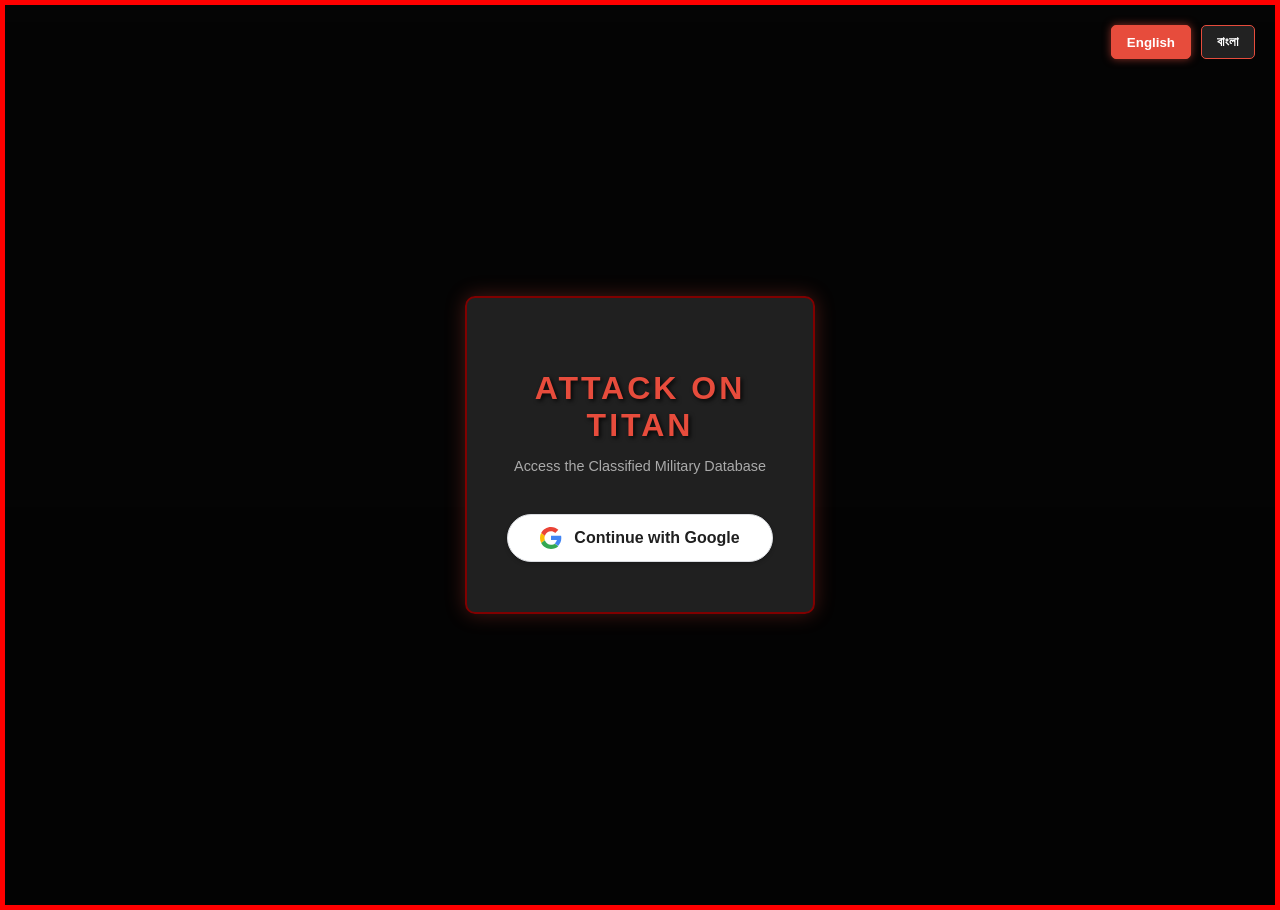
<file: index.html>
<!DOCTYPE html>
<html lang="en">
<head>
    <meta charset="UTF-8">
    <meta name="viewport" content="width=device-width, initial-scale=1.0">
    <title>AOT Portal - Login</title>
    <link rel="stylesheet" href="style.css">
</head>
<body class="login-body">

    <!-- ল্যাঙ্গুয়েজ সুইচার বাটন -->
    <div class="lang-switcher">
        <button onclick="switchLanguage('en')" id="btn-en" class="active">English</button>
        <button onclick="switchLanguage('bn')" id="btn-bn">বাংলা</button>
    </div>

    <div class="login-container">
        <!-- ইংরেজি কন্টেন্ট -->
        <div class="lang-en">
            <h1 class="login-title">ATTACK ON TITAN</h1>
            <p class="login-subtitle">Access the Classified Military Database</p>
            
            <!-- গুগল লগইন বাটন (SVG লোগোসহ) -->
            <a href="gallery.html" class="google-btn">
                <svg xmlns="http://www.w3.org/2000/svg" viewBox="0 0 48 48" width="22px" height="22px">
                    <path fill="#EA4335" d="M24 9.5c3.54 0 6.71 1.22 9.21 3.6l6.85-6.85C35.9 2.38 30.47 0 24 0 14.62 0 6.51 5.38 2.56 13.22l7.98 6.19C12.43 13.72 17.74 9.5 24 9.5z"/>
                    <path fill="#4285F4" d="M46.5 24c0-1.55-.15-3.24-.47-4.77H24v9.03h12.75c-.55 2.97-2.22 5.5-4.77 7.21l7.4 5.73c4.32-4 7.12-9.88 7.12-17.2z"/>
                    <path fill="#FBBC05" d="M10.54 28.59c-.48-1.45-.76-2.99-.76-4.59s.27-3.14.76-4.59l-7.98-6.19C.92 16.46 0 20.12 0 24c0 3.88.92 7.54 2.56 10.78l7.98-6.19z"/>
                    <path fill="#34A853" d="M24 48c6.48 0 11.93-2.13 15.89-5.81l-7.4-5.73c-2.11 1.42-4.81 2.3-8.49 2.3-6.26 0-11.57-4.22-13.46-9.91l-7.98 6.19C6.51 42.62 14.62 48 24 48z"/>
                </svg>
                <span>Continue with Google</span>
            </a>
        </div>

        <!-- বাংলা কন্টেন্ট -->
        <div class="lang-bn" style="display: none;">
            <h1 class="login-title">ATTACK ON TITAN</h1>
            <p class="login-subtitle">সর্বাধিক গোপনীয় ডেটাবেজে প্রবেশ করুন</p>
            
            <!-- গুগল লগইন বাটন (বাংলা) -->
            <a href="gallery.html" class="google-btn">
                <svg xmlns="http://www.w3.org/2000/svg" viewBox="0 0 48 48" width="22px" height="22px">
                    <path fill="#EA4335" d="M24 9.5c3.54 0 6.71 1.22 9.21 3.6l6.85-6.85C35.9 2.38 30.47 0 24 0 14.62 0 6.51 5.38 2.56 13.22l7.98 6.19C12.43 13.72 17.74 9.5 24 9.5z"/>
                    <path fill="#4285F4" d="M46.5 24c0-1.55-.15-3.24-.47-4.77H24v9.03h12.75c-.55 2.97-2.22 5.5-4.77 7.21l7.4 5.73c4.32-4 7.12-9.88 7.12-17.2z"/>
                    <path fill="#FBBC05" d="M10.54 28.59c-.48-1.45-.76-2.99-.76-4.59s.27-3.14.76-4.59l-7.98-6.19C.92 16.46 0 20.12 0 24c0 3.88.92 7.54 2.56 10.78l7.98-6.19z"/>
                    <path fill="#34A853" d="M24 48c6.48 0 11.93-2.13 15.89-5.81l-7.4-5.73c-2.11 1.42-4.81 2.3-8.49 2.3-6.26 0-11.57-4.22-13.46-9.91l-7.98 6.19C6.51 42.62 14.62 48 24 48z"/>
                </svg>
                <span>গুগল দিয়ে এগিয়ে যান</span>
            </a>
        </div>
    </div>

    <!-- ভাষা পরিবর্তনের জাভাস্ক্রিপ্ট কোড -->
    <script>
        function switchLanguage(lang) {
            const enElements = document.querySelectorAll('.lang-en');
            const bnElements = document.querySelectorAll('.lang-bn');
            const btnEn = document.getElementById('btn-en');
            const btnBn = document.getElementById('btn-bn');

            if (lang === 'en') {
                enElements.forEach(el => el.style.display = 'block');
                bnElements.forEach(el => el.style.display = 'none');
                btnEn.classList.add('active');
                btnBn.classList.remove('active');
            } else {
                enElements.forEach(el => el.style.display = 'none');
                bnElements.forEach(el => el.style.display = 'block');
                btnEn.classList.remove('active');
                btnBn.classList.add('active');
            }
        }
    </script>
</body>
</html>
</file>
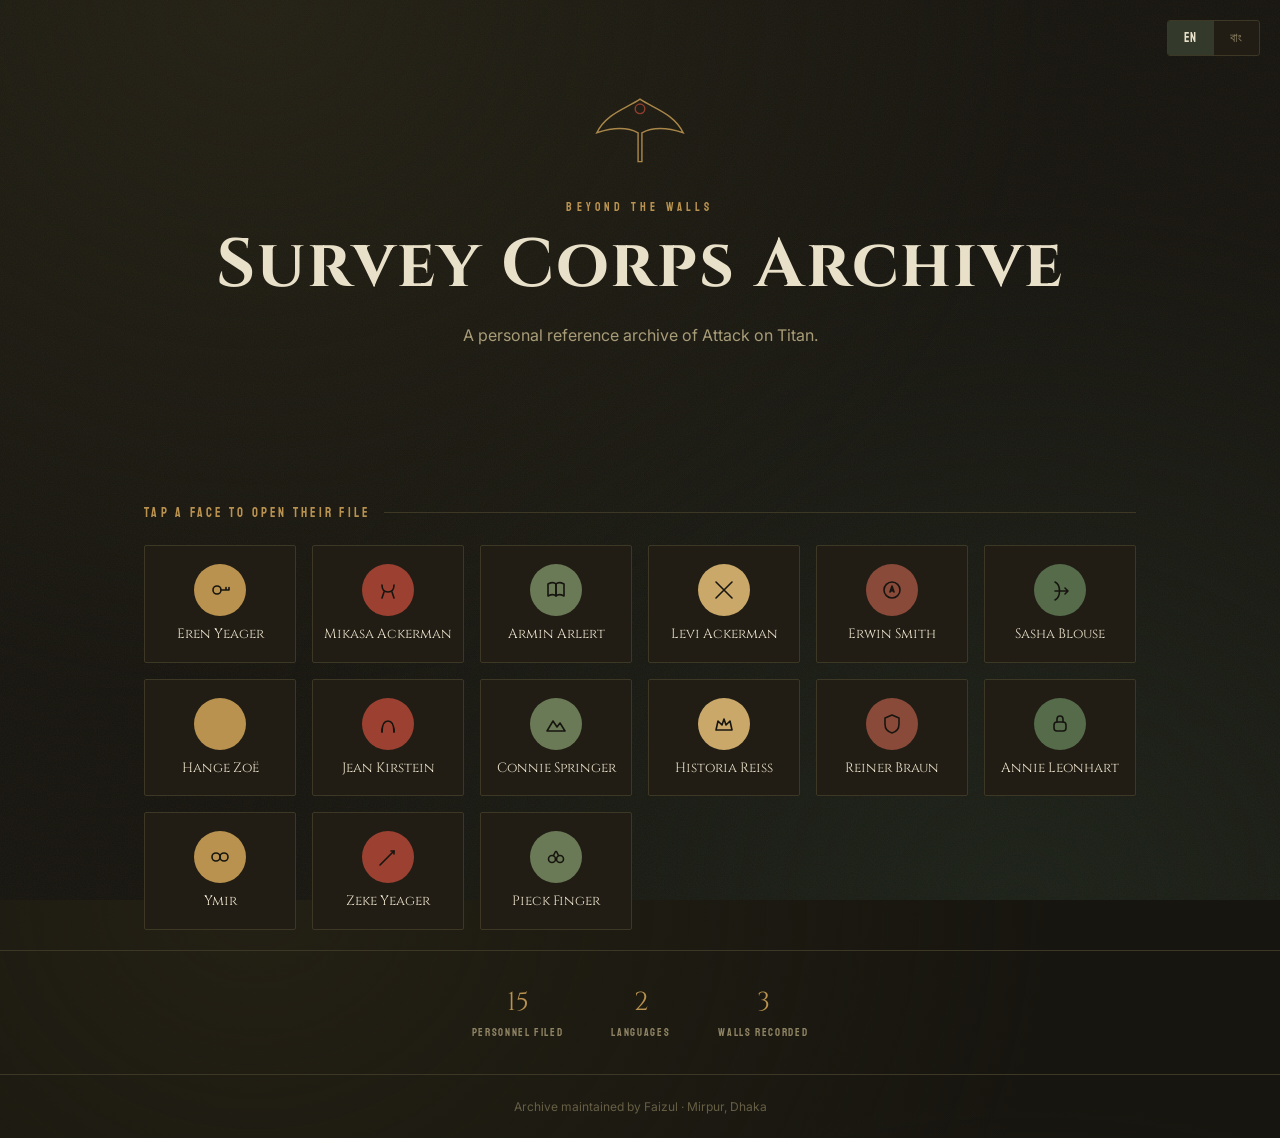
<file: AOT.html>
<!DOCTYPE html>
<html lang="en">
<head>
<meta charset="UTF-8">
<meta name="viewport" content="width=device-width, initial-scale=1.0">
<title>Survey Corps Archive</title>
<link rel="preconnect" href="https://fonts.googleapis.com">
<link href="https://fonts.googleapis.com/css2?family=Staatliches&family=Cinzel:wght@500;700&family=Noto+Sans+Bengali:wght@400;600;700&family=Inter:wght@400;500;600&display=swap" rel="stylesheet">
<style>
  :root{
    --ink:#e9e0c9;
    --bg:#17150f;
    --bg-2:#211d15;
    --corps-green:#4a5240;
    --corps-green-dim:#333a2c;
    --rust:#9c4131;
    --gold:#b9924f;
    --line:#3d3826;
  }
  *{box-sizing:border-box;}
  html,body{margin:0;padding:0;height:100%;}
  body{
    background:
      radial-gradient(ellipse at 20% 0%, #232014 0%, transparent 55%),
      radial-gradient(ellipse at 80% 100%, #1c2118 0%, transparent 55%),
      var(--bg);
    color:var(--ink);
    font-family:'Inter', 'Noto Sans Bengali', sans-serif;
    min-height:100vh;
    display:flex; flex-direction:column;
  }
  [lang-bn]{ font-family:'Noto Sans Bengali','Inter',sans-serif; }

  .grain{
    position:fixed; inset:0; pointer-events:none; z-index:1; opacity:.05;
    background-image:url("data:image/svg+xml,%3Csvg xmlns='http://www.w3.org/2000/svg' width='120' height='120'%3E%3Cfilter id='n'%3E%3CfeTurbulence type='fractalNoise' baseFrequency='0.9' numOctaves='2' stitchTiles='stitch'/%3E%3C/filter%3E%3Crect width='100%25' height='100%25' filter='url(%23n)'/%3E%3C/svg%3E");
  }

  .lang-toggle{
    position:fixed; top:20px; right:20px; z-index:10;
    display:flex; background:var(--bg-2);
    border:1px solid var(--line); border-radius:3px;
    overflow:hidden;
  }
  .lang-toggle button{
    font-family:'Staatliches', sans-serif;
    letter-spacing:.1em;
    background:none; border:none; color:#8f8464;
    padding:9px 16px; cursor:pointer; font-size:13px;
  }
  .lang-toggle button.active{ background:var(--corps-green-dim); color:var(--ink); }

  .hero{
    position:relative; z-index:2;
    flex:1;
    display:flex; flex-direction:column;
    align-items:center; justify-content:center;
    text-align:center;
    padding:80px 24px 60px;
  }

  .wings{ width:96px; height:96px; margin:0 auto 24px; opacity:.9; }

  .eyebrow{
    font-family:'Staatliches', sans-serif;
    letter-spacing:.35em; font-size:12px;
    color:var(--gold); text-transform:uppercase;
    margin-bottom:14px;
  }

  h1{
    font-family:'Cinzel', serif; font-weight:700;
    font-size:clamp(36px,7vw,68px);
    margin:0 0 18px; letter-spacing:.03em; line-height:1.1;
  }
  h1[lang-bn]{ font-family:'Noto Sans Bengali',serif; letter-spacing:0; }

  .sub{
    color:#a89c78; font-size:16px; max-width:520px;
    margin:0 auto 40px; line-height:1.7;
  }

  .cta{
    font-family:'Staatliches', sans-serif;
    letter-spacing:.15em; font-size:16px;
    text-transform:uppercase; text-decoration:none;
    color:var(--bg); background:var(--gold);
    padding:16px 40px; border-radius:2px;
    transition:transform .2s ease, box-shadow .2s ease;
    display:inline-block;
  }
  .cta:hover{ transform:translateY(-2px); box-shadow:0 8px 24px rgba(185,146,79,.25); }

  .stats-strip{
    position:relative; z-index:2;
    display:flex; justify-content:center; gap:48px;
    flex-wrap:wrap;
    padding:34px 24px;
    border-top:1px solid var(--line);
  }
  .stat{ text-align:center; }
  .stat .n{
    font-family:'Cinzel', serif; font-size:26px; color:var(--gold);
    display:block;
  }
  .stat .l{
    font-family:'Staatliches', sans-serif;
    letter-spacing:.15em; font-size:11px;
    color:#8f8464; text-transform:uppercase; margin-top:4px;
  }

  footer{
    position:relative; z-index:2;
    text-align:center; padding:24px 20px;
    font-size:12px; color:#665f45;
    border-top:1px solid var(--line);
  }

  .roster-label{
    font-family:'Staatliches', sans-serif;
    letter-spacing:.25em; font-size:13px; color:var(--gold);
    text-transform:uppercase;
    display:flex; align-items:center; gap:14px;
    margin-bottom:24px;
  }
  .roster-label::after{ content:""; flex:1; height:1px; background:var(--line); }

  main{
    position:relative; z-index:2;
    max-width:1040px; margin:0 auto; padding:56px 24px 20px;
    width:100%;
  }

  .thumb-grid{
    display:grid;
    grid-template-columns:repeat(auto-fill,minmax(130px,1fr));
    gap:16px;
  }
  .thumb{
    display:flex; flex-direction:column; align-items:center;
    text-align:center; text-decoration:none; color:var(--ink);
    background:var(--bg-2); border:1px solid var(--line);
    border-radius:2px; padding:18px 10px;
    transition:border-color .2s ease, transform .2s ease;
  }
  .thumb:hover{ border-color:var(--gold); transform:translateY(-3px); }
  .thumb .avatar{
    width:52px; height:52px; border-radius:50%;
    display:flex; align-items:center; justify-content:center;
    margin-bottom:10px;
  }
  .thumb .avatar svg{ width:24px; height:24px; }
  .thumb .name{
    font-family:'Cinzel', serif; font-size:13.5px; line-height:1.3;
  }
  .thumb .name[lang-bn]{ font-family:'Noto Sans Bengali',serif; }
</style>
</head>
<body>
<div class="grain"></div>

<div class="lang-toggle">
  <button id="btn-en" class="active" onclick="setLang('en')">EN</button>
  <button id="btn-bn" onclick="setLang('bn')">বাং</button>
</div>

<section class="hero">
  <svg class="wings" viewBox="0 0 100 100" fill="none">
    <path d="M50 20 C35 30 15 35 5 55 C20 50 35 48 48 55 L48 85 L52 85 L52 55 C65 48 80 50 95 55 C85 35 65 30 50 20Z"
      stroke="#b9924f" stroke-width="1.5" fill="none"/>
    <circle cx="50" cy="30" r="5" stroke="#9c4131" stroke-width="1.5" fill="none"/>
  </svg>

  <div class="eyebrow" data-en="Beyond the Walls" data-bn="দেয়ালের ওপারে">Beyond the Walls</div>
  <h1 data-en="Survey Corps Archive" data-bn="জরিপ বাহিনী আর্কাইভ">Survey Corps Archive</h1>
  <p class="sub" data-en="A personal reference archive of Attack on Titan — soldiers, ranks, and the world beyond the Walls. Built while learning to code."
     data-bn="অ্যাটাক অন টাইটানের একটি ব্যক্তিগত তথ্য আর্কাইভ — সৈনিক, পদমর্যাদা, আর দেয়ালের ওপারের জগৎ। কোডিং শিখতে শিখতে তৈরি।">
     A personal reference archive of Attack on Titan.
  </p>
</section>

<main>
  <div class="roster-label" data-en="Tap a Face to Open Their File" data-bn="বিস্তারিত দেখতে একজনের ছবিতে ট্যাপ করো">Tap a Face to Open Their File</div>
  <div class="thumb-grid" id="thumb-grid"></div>
</main>

<div class="stats-strip">
  <div class="stat"><span class="n">15</span><span class="l" data-en="Personnel Filed" data-bn="সদস্য নথিভুক্ত">Personnel Filed</span></div>
  <div class="stat"><span class="n">2</span><span class="l" data-en="Languages" data-bn="ভাষা">Languages</span></div>
  <div class="stat"><span class="n">3</span><span class="l" data-en="Walls Recorded" data-bn="নথিভুক্ত দেয়াল">Walls Recorded</span></div>
</div>

<footer data-en="Archive maintained by Faizul · Mirpur, Dhaka" data-bn="আর্কাইভ রক্ষণাবেক্ষণ করেন ফয়জুল · মিরপুর, ঢাকা">
  Archive maintained by Faizul · Mirpur, Dhaka
</footer>

<script>
const characters = [
  { name_en:"Eren Yeager", name_bn:"ইয়েরেন ইয়েগার", color:"#b9924f" },
  { name_en:"Mikasa Ackerman", name_bn:"মিকাসা আকারমান", color:"#9c4131" },
  { name_en:"Armin Arlert", name_bn:"আরমিন আরলার্ট", color:"#6b7a56" },
  { name_en:"Levi Ackerman", name_bn:"লেভাই আকারমান", color:"#c9a86a" },
  { name_en:"Erwin Smith", name_bn:"আরউইন স্মিথ", color:"#8a4a3a" },
  { name_en:"Sasha Blouse", name_bn:"সাশা ব্লুজ", color:"#556b4a" },
  { name_en:"Hange Zoë", name_bn:"হাঞ্জে জো", color:"#b9924f" },
  { name_en:"Jean Kirstein", name_bn:"জঁ কার্স্টাইন", color:"#9c4131" },
  { name_en:"Connie Springer", name_bn:"কনি স্প্রিংগার", color:"#6b7a56" },
  { name_en:"Historia Reiss", name_bn:"হিস্টোরিয়া রাইস", color:"#c9a86a" },
  { name_en:"Reiner Braun", name_bn:"রাইনার ব্রাউন", color:"#8a4a3a" },
  { name_en:"Annie Leonhart", name_bn:"অ্যানি লিওনহার্ট", color:"#556b4a" },
  { name_en:"Ymir", name_bn:"ইমির", color:"#b9924f" },
  { name_en:"Zeke Yeager", name_bn:"জিক ইয়েগার", color:"#9c4131" },
  { name_en:"Pieck Finger", name_bn:"পিক ফিঙ্গার", color:"#6b7a56" }
];

const ICONS = {
  "eren-yeager": `<circle cx="9" cy="12" r="4"/><path d="M13 12h7m-2-2.5v2.5m3-2.5v2.5"/>`,
  "mikasa-ackerman": `<path d="M6 7c0 5 2 7 6 7s6-2 6-7"/><path d="M8 14l-2 6M16 14l2 6"/>`,
  "armin-arlert": `<path d="M4 6c4-2 6-2 8 0v12c-2-2-4-2-8 0V6z"/><path d="M20 6c-4-2-6-2-8 0v12c2-2 4-2 8 0V6z"/>`,
  "levi-ackerman": `<path d="M4 20L20 4M4 4l16 16"/>`,
  "erwin-smith": `<circle cx="12" cy="12" r="8"/><path d="M12 8l2 6-2-2-2 2 2-6z"/>`,
  "sasha-blouse": `<path d="M7 4c6 3 6 15 0 18"/><path d="M7 13h13M17 10l3 3-3 3"/>`,
  "hange-zoe": `<circle cx="10" cy="10" r="6"/><path d="M15 15l6 6"/>`,
  "jean-kirstein": `<path d="M6 20c0-7 2-11 6-11s6 4 6 11"/><path d="M6 20v-3M18 20v-3"/>`,
  "connie-springer": `<path d="M3 19l6-10 4 6 3-4 5 8H3z"/>`,
  "historia-reiss": `<path d="M4 18h16l-2-9-4 4-2-6-2 6-4-4-2 9z"/>`,
  "reiner-braun": `<path d="M12 3l7 3v6c0 5-3 8-7 9-4-1-7-4-7-9V6l7-3z"/>`,
  "annie-leonhart": `<rect x="6" y="10" width="12" height="9" rx="3"/><path d="M9 10V7a3 3 0 016 0v3"/>`,
  "ymir": `<circle cx="8" cy="12" r="4"/><circle cx="16" cy="12" r="4"/>`,
  "zeke-yeager": `<path d="M4 20L18 6"/><path d="M15 6h3v3"/>`,
  "pieck-finger": `<circle cx="8" cy="14" r="3.5"/><circle cx="16" cy="14" r="3.5"/><path d="M11.5 13.5h1M9.5 10.5l2-4h1l2 4"/>`
};

function slugify(name){
  return name.toLowerCase().replace(/[^a-z0-9]+/g,'-').replace(/(^-|-$)/g,'');
}
function initials(name){
  return name.split(' ').map(w=>w[0]).join('').slice(0,2).toUpperCase();
}

const thumbGrid = document.getElementById('thumb-grid');
characters.forEach(c => {
  const slug = slugify(c.name_en);
  const a = document.createElement('a');
  a.className = 'thumb';
  a.href = `characters.html#char-${slug}`;
  a.innerHTML = `
    <div class="avatar" style="background:${c.color}"><svg viewBox="0 0 24 24" fill="none" stroke="#17150f" stroke-width="1.6" stroke-linecap="round" stroke-linejoin="round">${ICONS[slug] || ''}</svg></div>
    <div class="name" data-en="${c.name_en}" data-bn="${c.name_bn}">${c.name_en}</div>
  `;
  thumbGrid.appendChild(a);
});

function setLang(lang){
  document.querySelectorAll('[data-en]').forEach(el=>{
    el.textContent = lang === 'bn' ? el.dataset.bn : el.dataset.en;
    el.toggleAttribute('lang-bn', lang === 'bn');
  });
  document.getElementById('btn-en').classList.toggle('active', lang==='en');
  document.getElementById('btn-bn').classList.toggle('active', lang==='bn');
  document.documentElement.lang = lang;
}
</script>
</body>
</html>
</file>
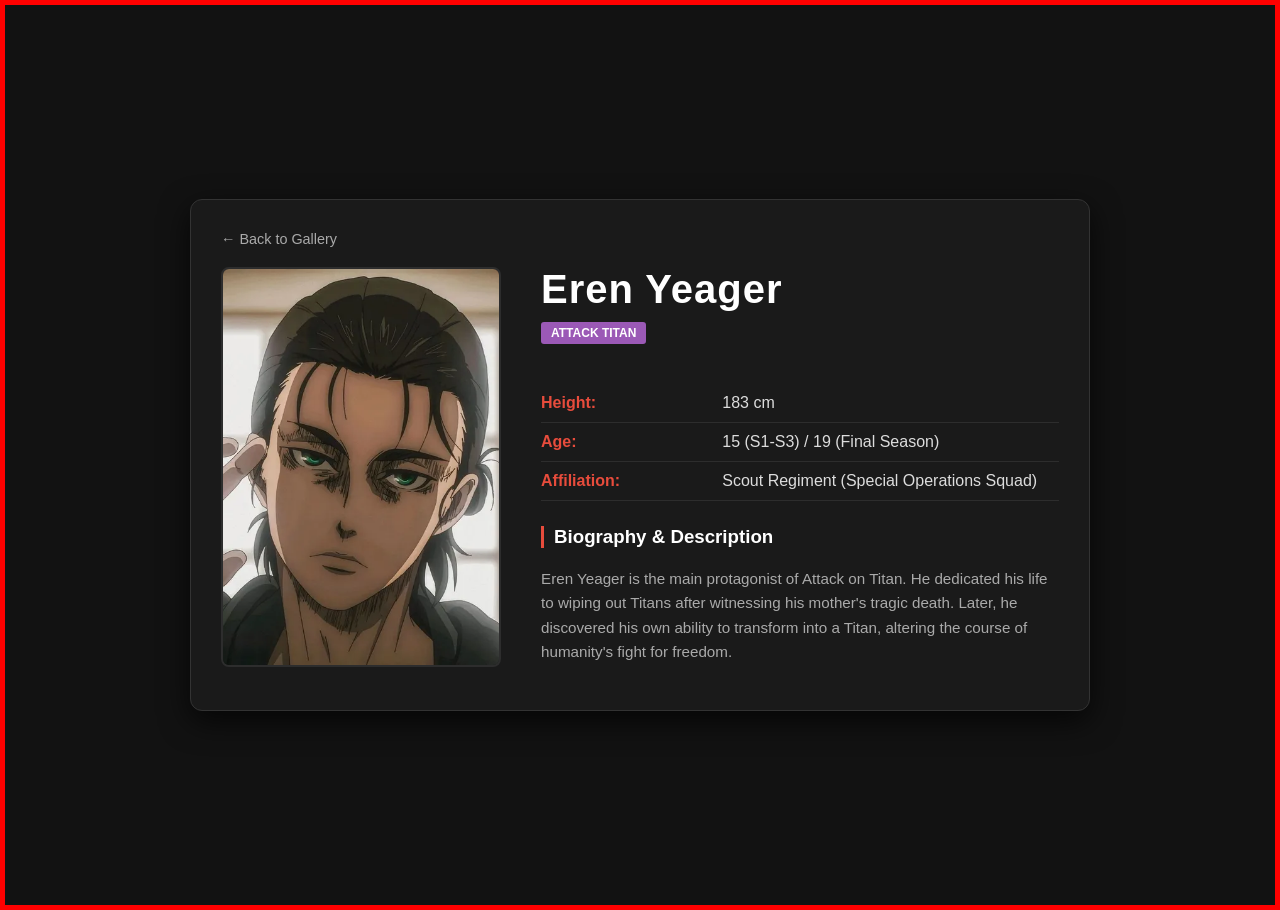
<file: eren.html>
<!DOCTYPE html>
<html lang="en">
<head>
    <meta charset="UTF-8">
    <meta name="viewport" content="width=device-width, initial-scale=1.0">
    <title>Character File - Eren Yeager</title>
    <link rel="stylesheet" href="style.css">
</head>
<body class="details-body">

    <div class="details-container">
        <a href="gallery.html" class="back-btn">← Back to Gallery</a>

        <div class="details-wrapper">
            <div class="details-img">
                <img src="images/eren.webp" alt="Eren Yeager">
            </div>

            <div class="details-info">
                <h1 class="char-name">Eren Yeager</h1>
                <span class="badge titan">Attack Titan</span>
                
                <table class="info-table">
                    <tr>
                        <td><strong>Height:</strong></td>
                        <td>183 cm</td>
                    </tr>
                    <tr>
                        <td><strong>Age:</strong></td>
                        <td>15 (S1-S3) / 19 (Final Season)</td>
                    </tr>
                    <tr>
                        <td><strong>Affiliation:</strong></td>
                        <td>Scout Regiment (Special Operations Squad)</td>
                    </tr>
                </table>

                <h3>Biography & Description</h3>
                <p class="bio-text">
                    Eren Yeager is the main protagonist of Attack on Titan. He dedicated his life to wiping out Titans after witnessing his mother's tragic death. Later, he discovered his own ability to transform into a Titan, altering the course of humanity's fight for freedom.
                </p>
            </div>
        </div>
    </div>

</body>
</html>
</file>
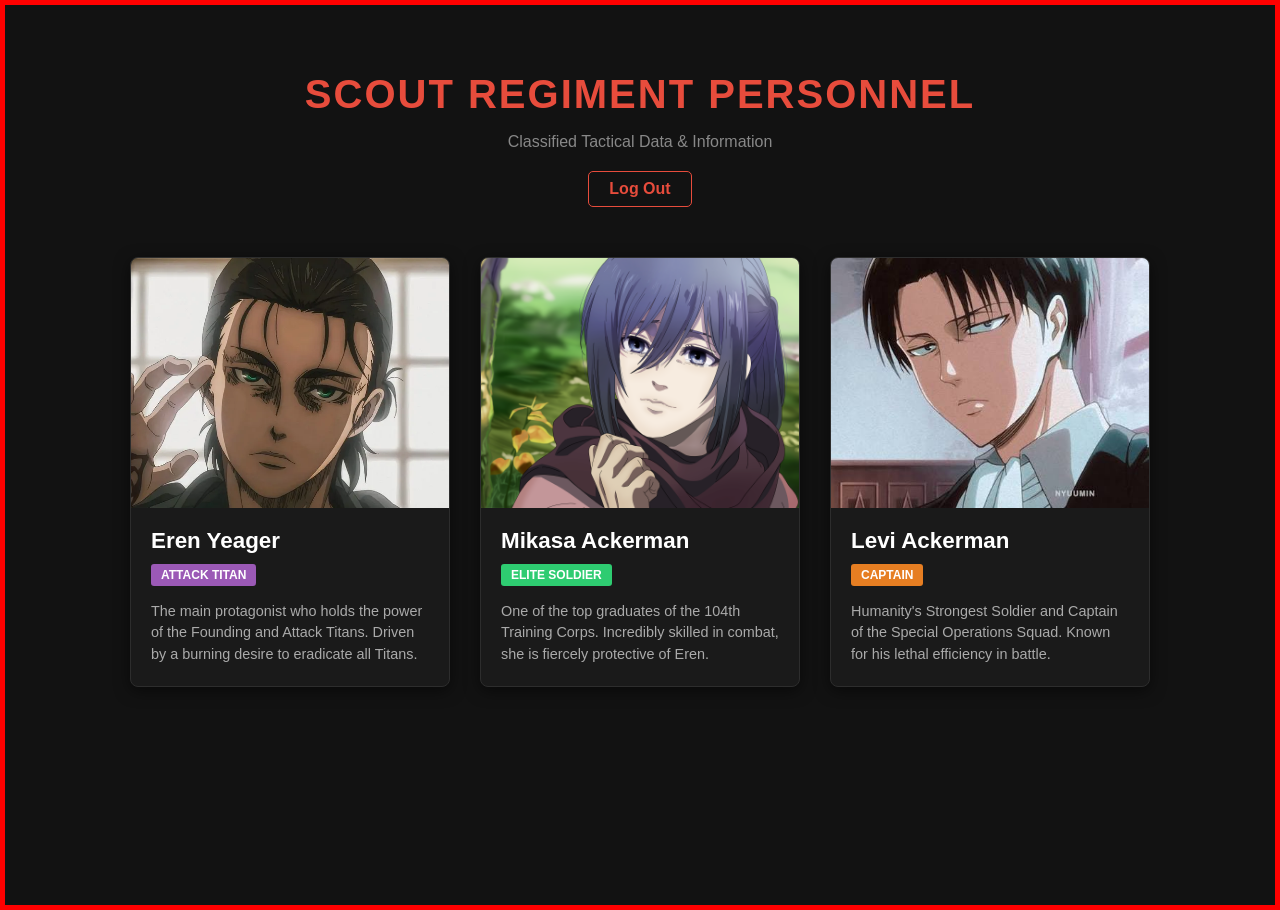
<file: gallery.html>
<!DOCTYPE html>
<html lang="en">
<head>
    <meta charset="UTF-8">
    <meta name="viewport" content="width=device-width, initial-scale=1.0">
    <title>AOT Portal - Character Gallery</title>
    <link rel="stylesheet" href="style.css">
</head>
<body class="gallery-body">

    <header class="gallery-header">
        <h1>Scout Regiment Personnel</h1>
        <p>Classified Tactical Data & Information</p>
        <a href="index.html" class="logout-btn">Log Out</a>
    </header>

    <!-- ক্যারেক্টার কার্ড গ্রিড -->
    <main class="gallery-container">

        <!-- কার্ড ১: এরেন (ক্লিকেবল) -->
        <a href="eren.html" class="card-link">
            <div class="character-card">
                <div class="card-img-container">
                    <img src="images/eren.webp" alt="Eren Yeager">
                </div>
                <div class="card-info">
                    <h2>Eren Yeager</h2>
                    <span class="badge titan">Attack Titan</span>
                    <p>The main protagonist who holds the power of the Founding and Attack Titans. Driven by a burning desire to eradicate all Titans.</p>
                </div>
            </div>
        </a>

        <!-- কার্ড ২: মিকাসা (ক্লিকেবল) -->
        <a href="mikasa.html" class="card-link">
            <div class="character-card">
                <div class="card-img-container">
                    <img src="images/mikasa.png" alt="Mikasa Ackerman">
                </div>
                <div class="card-info">
                    <h2>Mikasa Ackerman</h2>
                    <span class="badge scout">Elite Soldier</span>
                    <p>One of the top graduates of the 104th Training Corps. Incredibly skilled in combat, she is fiercely protective of Eren.</p>
                </div>
            </div>
        </a>

        <!-- কার্ড ৩: লেভাই (ক্লিকেবল) -->
        <a href="levi.html" class="card-link">
            <div class="character-card">
                <div class="card-img-container">
                    <img src="images/levi.jpg" alt="Levi Ackerman">
                </div>
                <div class="card-info">
                    <h2>Levi Ackerman</h2>
                    <span class="badge captain">Captain</span>
                    <p>Humanity's Strongest Soldier and Captain of the Special Operations Squad. Known for his lethal efficiency in battle.</p>
                </div>
            </div>
        </a>

    </main>

</body>
</html>
</file>
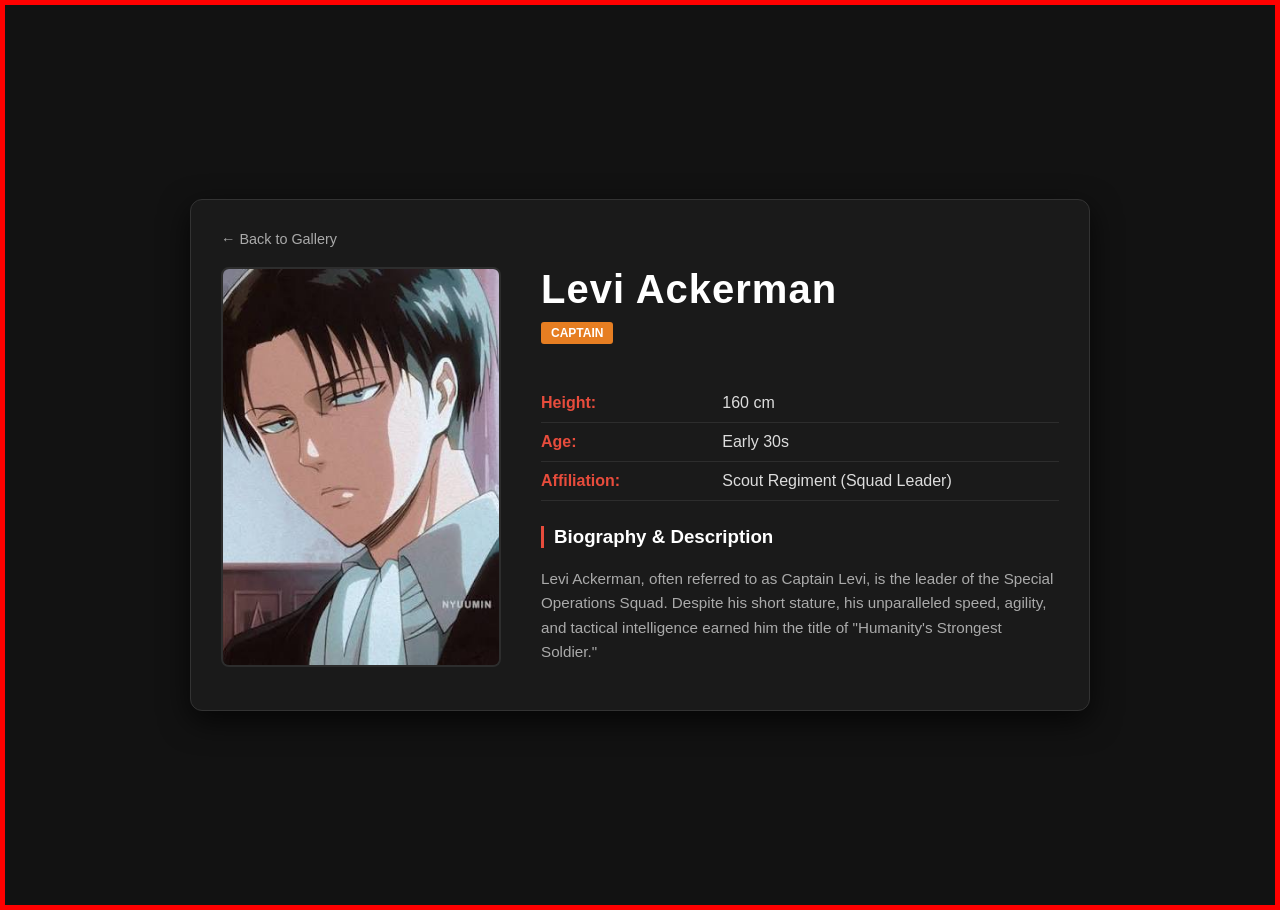
<file: levi.html>
<!DOCTYPE html>
<html lang="en">
<head>
    <meta charset="UTF-8">
    <meta name="viewport" content="width=device-width, initial-scale=1.0">
    <title>Character File - Levi Ackerman</title>
    <link rel="stylesheet" href="style.css">
</head>
<body class="details-body">

    <div class="details-container">
        <a href="gallery.html" class="back-btn">← Back to Gallery</a>

        <div class="details-wrapper">
            <div class="details-img">
                <img src="images/levi.jpg" alt="Levi Ackerman">
            </div>

            <div class="details-info">
                <h1 class="char-name">Levi Ackerman</h1>
                <span class="badge captain">Captain</span>
                
                <table class="info-table">
                    <tr>
                        <td><strong>Height:</strong></td>
                        <td>160 cm</td>
                    </tr>
                    <tr>
                        <td><strong>Age:</strong></td>
                        <td>Early 30s</td>
                    </tr>
                    <tr>
                        <td><strong>Affiliation:</strong></td>
                        <td>Scout Regiment (Squad Leader)</td>
                    </tr>
                </table>

                <h3>Biography & Description</h3>
                <p class="bio-text">
                    Levi Ackerman, often referred to as Captain Levi, is the leader of the Special Operations Squad. Despite his short stature, his unparalleled speed, agility, and tactical intelligence earned him the title of "Humanity's Strongest Soldier."
                </p>
            </div>
        </div>
    </div>

</body>
</html>
</file>
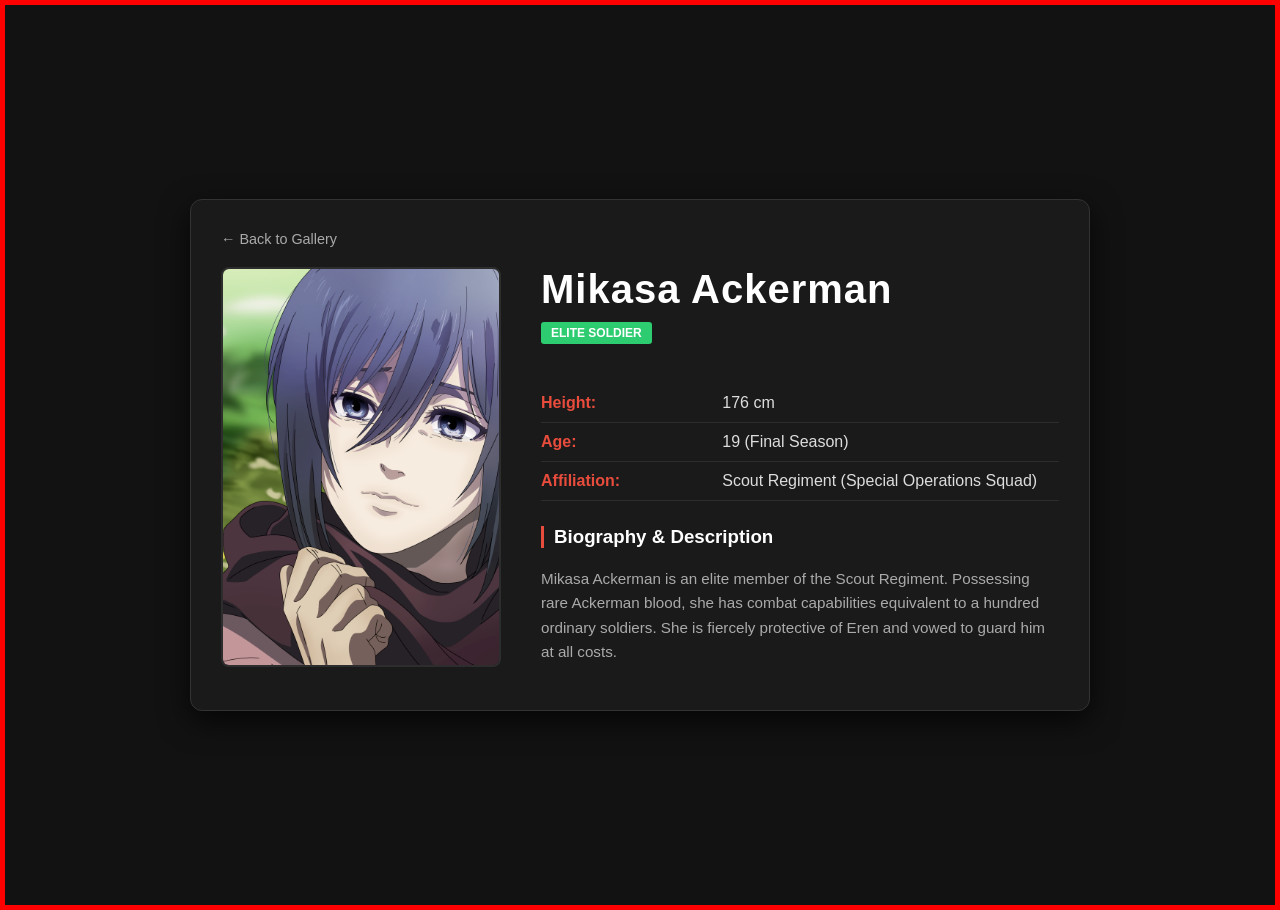
<file: mikasa.html>
<!DOCTYPE html>
<html lang="en">
<head>
    <meta charset="UTF-8">
    <meta name="viewport" content="width=device-width, initial-scale=1.0">
    <title>Character File - Mikasa Ackerman</title>
    <link rel="stylesheet" href="style.css">
</head>
<body class="details-body">

    <div class="details-container">
        <a href="gallery.html" class="back-btn">← Back to Gallery</a>

        <div class="details-wrapper">
            <div class="details-img">
                <img src="images/mikasa.png" alt="Mikasa Ackerman">
            </div>

            <div class="details-info">
                <h1 class="char-name">Mikasa Ackerman</h1>
                <span class="badge scout">Elite Soldier</span>
                
                <table class="info-table">
                    <tr>
                        <td><strong>Height:</strong></td>
                        <td>176 cm</td>
                    </tr>
                    <tr>
                        <td><strong>Age:</strong></td>
                        <td>19 (Final Season)</td>
                    </tr>
                    <tr>
                        <td><strong>Affiliation:</strong></td>
                        <td>Scout Regiment (Special Operations Squad)</td>
                    </tr>
                </table>

                <h3>Biography & Description</h3>
                <p class="bio-text">
                    Mikasa Ackerman is an elite member of the Scout Regiment. Possessing rare Ackerman blood, she has combat capabilities equivalent to a hundred ordinary soldiers. She is fiercely protective of Eren and vowed to guard him at all costs.
                </p>
            </div>
        </div>
    </div>

</body>
</html>
</file>
<file: style.css>
/* গ্লোবাল স্টাইল */
body {
    font-family: 'Segoe UI', Tahoma, Geneva, Verdana, sans-serif;
    margin: 0;
    padding: 0;
    background-color: #1a1a1a;
    color: #f0f0f0;
}

.login-body {
    height: 100vh;
    display: flex;
    justify-content: center;
    align-items: center;
    background: linear-gradient(rgba(0,0,0,0.75), rgba(0,0,0,0.85)), 
                url('https://images.unsplash.com/photo-1578632767115-351597cf2477?w=1000');
    background-size: cover;
    background-position: center;
    position: relative;
}

/* ল্যাঙ্গুয়েজ সুইচার */
.lang-switcher {
    position: absolute;
    top: 20px;
    right: 20px;
    display: flex;
    gap: 10px;
}

.lang-switcher button {
    background-color: #222;
    color: #fff;
    border: 1px solid #e74c3c;
    padding: 8px 15px;
    border-radius: 5px;
    cursor: pointer;
    font-weight: bold;
    transition: all 0.3s;
}

.lang-switcher button.active {
    background-color: #e74c3c;
    color: white;
    box-shadow: 0 0 8px rgba(231, 76, 60, 0.6);
}

/* লগইন বক্স */
.login-container {
    background-color: rgba(34, 34, 34, 0.95);
    padding: 50px 40px;
    border-radius: 10px;
    box-shadow: 0 0 20px rgba(231, 76, 60, 0.3);
    border: 2px solid #800000;
    width: 100%;
    max-width: 350px;
    text-align: center;
}

.login-title {
    color: #e74c3c;
    letter-spacing: 3px;
    margin-bottom: 5px;
    font-size: 2rem;
    text-shadow: 2px 2px 4px rgba(0,0,0,0.8);
}

.login-subtitle {
    color: #aaa;
    font-size: 0.9rem;
    margin-bottom: 40px;
}

/* গুগল লগইন বাটন ডিজাইন */
.google-btn {
    display: flex;
    align-items: center;
    justify-content: center;
    gap: 12px;
    background-color: #ffffff;
    color: #1f1f1f;
    text-decoration: none;
    padding: 12px;
    border-radius: 25px; /* রাউন্ডেড বাটন */
    font-weight: 600;
    font-size: 1rem;
    border: 1px solid #dadce0;
    box-shadow: 0 2px 4px rgba(0,0,0,0.2);
    transition: all 0.3s ease;
}

.google-btn:hover {
    background-color: #f8f9fa;
    box-shadow: 0 4px 8px rgba(0,0,0,0.3);
    transform: translateY(-1px);
}

.google-btn img {
    width: 22px;
    height: 22px;
}
/* ==================== TESTING & RESET ==================== */
/* যদি CSS কানেক্ট হয়, তাহলে পুরো পেজের চারপাশে একটি লাল বর্ডার দেখা যাবে */
html {
    border: 5px solid red !important;
    box-sizing: border-box;
}

*, *:before, *:after {
    box-sizing: inherit;
}

body {
    font-family: 'Segoe UI', Tahoma, Geneva, Verdana, sans-serif;
    margin: 0;
    padding: 0;
    background-color: #121212 !important;
    color: #f0f0f0;
}

/* ==================== LOGIN PAGE STYLES ==================== */
.login-body {
    height: 100vh;
    display: flex;
    justify-content: center;
    align-items: center;
    background: linear-gradient(rgba(0,0,0,0.75), rgba(0,0,0,0.85)), 
                url('https://images.unsplash.com/photo-1578632767115-351597cf2477?w=1000');
    background-size: cover;
    background-position: center;
    position: relative;
}

.login-container {
    background-color: rgba(34, 34, 34, 0.95);
    padding: 50px 40px;
    border-radius: 10px;
    box-shadow: 0 0 20px rgba(231, 76, 60, 0.3);
    border: 2px solid #800000;
    width: 100%;
    max-width: 350px;
    text-align: center;
}

.login-title {
    color: #e74c3c;
    letter-spacing: 3px;
    margin-bottom: 5px;
    font-size: 2rem;
}

.login-subtitle {
    color: #aaa;
    font-size: 0.9rem;
    margin-bottom: 40px;
}

.google-btn {
    display: flex;
    align-items: center;
    justify-content: center;
    gap: 12px;
    background-color: #ffffff;
    color: #1f1f1f;
    text-decoration: none;
    padding: 12px;
    border-radius: 25px;
    font-weight: 600;
}

/* ==================== GALLERY PAGE STYLES ==================== */
.gallery-body {
    background-color: #121212 !important;
    min-height: 100vh;
    padding: 40px 20px;
}

.gallery-header {
    text-align: center;
    margin-bottom: 50px;
}

.gallery-header h1 {
    color: #e74c3c;
    font-size: 2.5rem;
    letter-spacing: 2px;
    margin-bottom: 5px;
    text-transform: uppercase;
}

.gallery-header p {
    color: #888;
    font-size: 1rem;
    margin-bottom: 20px;
}

.logout-btn {
    display: inline-block;
    background-color: transparent;
    color: #e74c3c;
    border: 1px solid #e74c3c;
    padding: 8px 20px;
    text-decoration: none;
    border-radius: 5px;
    font-weight: bold;
}

/* ক্যারেক্টার কার্ড গ্রিড লেআউট */
.gallery-container {
    display: flex;
    flex-wrap: wrap;
    justify-content: center;
    gap: 30px;
    max-width: 1200px;
    margin: 0 auto;
}

.character-card {
    background-color: #1a1a1a;
    border: 1px solid #2d2d2d;
    border-radius: 8px;
    width: 320px;
    overflow: hidden;
    box-shadow: 0 4px 15px rgba(0,0,0,0.5);
}

.card-img-container {
    width: 100%;
    height: 250px;
    overflow: hidden;
}

.card-img-container img {
    width: 100%;
    height: 100%;
    object-fit: cover;
}

.card-info {
    padding: 20px;
}

.card-info h2 {
    margin: 0 0 10px 0;
    color: #fff;
    font-size: 1.4rem;
}

.badge {
    display: inline-block;
    padding: 4px 10px;
    font-size: 0.75rem;
    font-weight: bold;
    border-radius: 3px;
    text-transform: uppercase;
    margin-bottom: 15px;
}

.badge.titan { background-color: #9b59b6; color: #fff; }
.badge.scout { background-color: #2ecc71; color: #fff; }
.badge.captain { background-color: #e67e22; color: #fff; }

.card-info p {
    color: #aaa;
    font-size: 0.9rem;
    line-height: 1.5;
    margin: 0;
}
/* ==================== CHARACTER DETAILS PAGE STYLES ==================== */
/* কার্ডের লিংক স্টাইল রিমুভ করার জন্য */
.card-link {
    text-decoration: none;
    color: inherit;
    display: inline-block;
}

.details-body {
    background-color: #0f0f0f;
    min-height: 100vh;
    display: flex;
    justify-content: center;
    align-items: center;
    padding: 20px;
}

.details-container {
    background-color: #1a1a1a;
    border: 1px solid #333;
    border-radius: 12px;
    max-width: 900px;
    width: 100%;
    padding: 30px;
    box-shadow: 0 10px 30px rgba(0,0,0,0.7);
}

/* ব্যাক বাটন */
.back-btn {
    display: inline-block;
    color: #aaa;
    text-decoration: none;
    font-size: 0.9rem;
    margin-bottom: 20px;
    transition: color 0.3s;
}

.back-btn:hover {
    color: #e74c3c;
}

/* ফ্লেক্সবক্স লেআউট (ছবি ও টেক্সট পাশাপাশি রাখার জন্য) */
.details-wrapper {
    display: flex;
    gap: 40px;
    flex-wrap: wrap;
}

.details-img {
    flex: 1;
    min-width: 280px;
    max-height: 400px;
    border-radius: 8px;
    overflow: hidden;
    border: 2px solid #2d2d2d;
}

.details-img img {
    width: 100%;
    height: 100%;
    object-fit: cover;
}

.details-info {
    flex: 2;
    min-width: 300px;
}

.char-name {
    margin: 0 0 10px 0;
    font-size: 2.5rem;
    color: #fff;
    letter-spacing: 1px;
}

/* টেবিল ডিজাইন */
.info-table {
    width: 100%;
    margin: 25px 0;
    border-collapse: collapse;
}

.info-table td {
    padding: 10px 0;
    border-bottom: 1px solid #2d2d2d;
    font-size: 1rem;
}

.info-table td:first-child {
    color: #e74c3c;
    width: 35%;
}

.info-table td:last-child {
    color: #ddd;
}

.details-info h3 {
    color: #fff;
    margin-top: 20px;
    border-left: 3px solid #e74c3c;
    padding-left: 10px;
}

.bio-text {
    color: #aaa;
    line-height: 1.6;
    font-size: 0.95rem;
}
</file>
